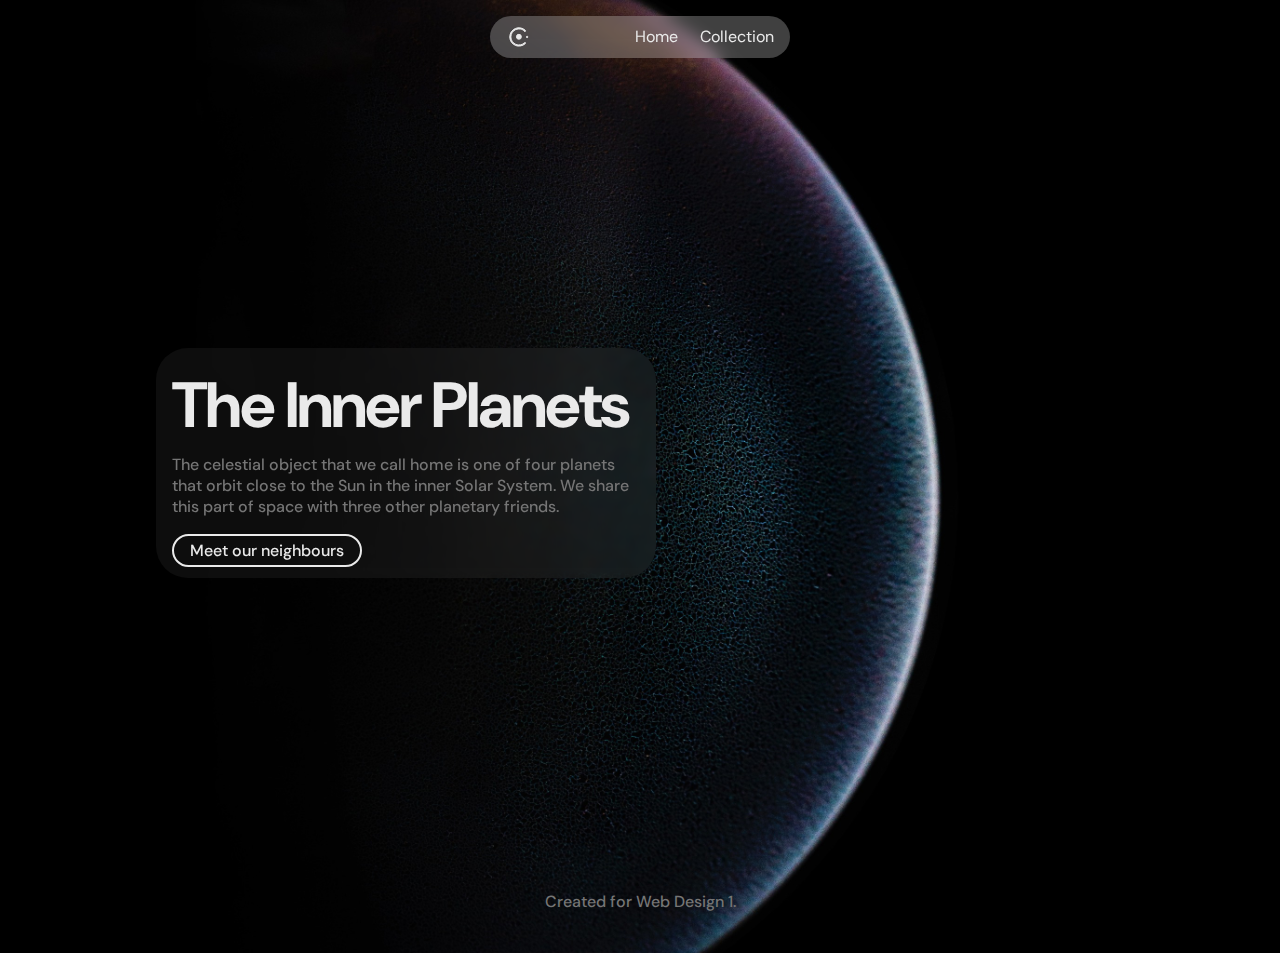
<file: index.html>
<!-- INNER PLANETS -->

<!DOCTYPE html>
<head>
  <title>The Inner Planets</title>
  <meta name="viewport" content="width=device-width, initial-scale=1">
  <link rel="stylesheet" href="styles.css">
  <!-- FONTS -->
  <link rel="preconnect" href="https://fonts.googleapis.com">
  <link rel="preconnect" href="https://fonts.gstatic.com" crossorigin>
  <link href="https://fonts.googleapis.com/css2?family=DM+Sans:ital,opsz,wght@0,9..40,100..1000;1,9..40,100..1000&display=swap" rel="stylesheet">
</head>


<body class="home">



  <!-- HEADER -->
  <header>
  
    <img src="images/collection-icon.svg" alt="collection icon">
    <a href="index.html">Home</a>
    <a href="collection.html">Collection</a>
  
  </header>



  <!-- MAIN CONTENT-->
  <main>
  
    <div class="max-width">
      <h1>The Inner Planets</h1>
  
      <p>The celestial object that we call home is one of four planets that orbit close to the Sun in the inner Solar System. We share this part of space with three other planetary friends.</p>
  
      <a href="collection.html" class="button">Meet our neighbours</a>
  
    </div>
  
  </main>



  <!-- FOOTER -->
  <footer>
    <p>Created for Web Design 1.</p>
  </footer>



</body>
</file>
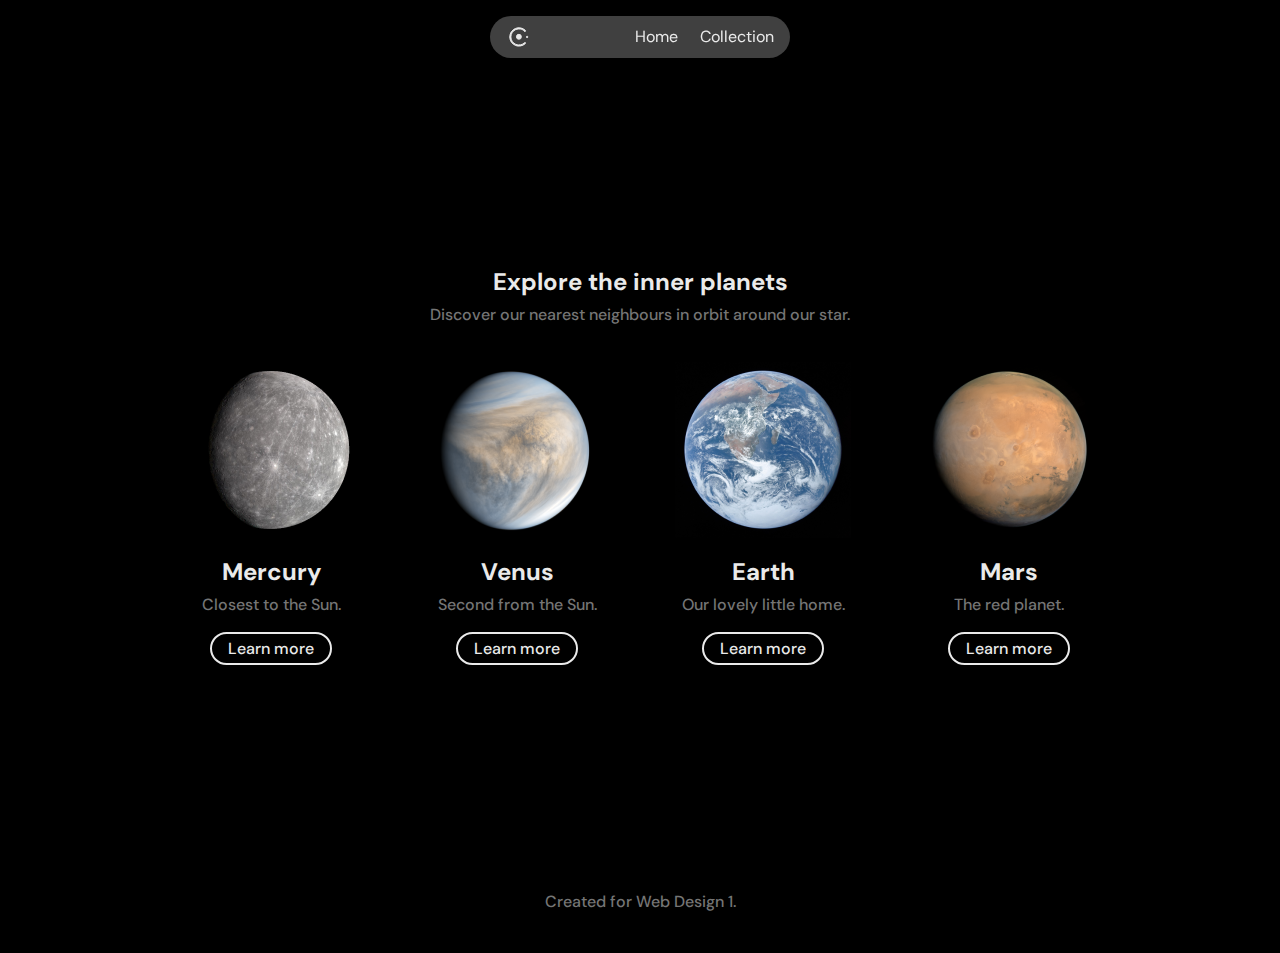
<file: collection.html>
<!-- INNER PLANETS -->

<!DOCTYPE html>
<head>
  <title>Collection | The Inner Planets</title>
  <meta name="viewport" content="width=device-width, initial-scale=1">
  <link rel="stylesheet" href="styles.css">
  <!-- FONTS -->
  <link rel="preconnect" href="https://fonts.googleapis.com">
  <link rel="preconnect" href="https://fonts.gstatic.com" crossorigin>
  <link href="https://fonts.googleapis.com/css2?family=DM+Sans:ital,opsz,wght@0,9..40,100..1000;1,9..40,100..1000&display=swap" rel="stylesheet">
</head>


<body>



  <!-- HEADER -->
  <header>
  
    <img src="images/collection-icon.svg" alt="collection icon">
    <a href="index.html">Home</a>
    <a href="collection.html">Collection</a>
  
  </header>



  <!-- MAIN CONTENT-->
  <main class="center-content">

    <h2>Explore the inner planets</h2>
    <p>Discover our nearest neighbours in orbit around our star.</p>

    <div class="grid">


        <div>
            <img src="images/mercury.png" alt="The planet Mercury">
            <h2>Mercury</h2>
            <p>Closest to the Sun.</p>
            <a href="https://en.wikipedia.org/wiki/Mercury_(planet)" class="button" target="_blank">Learn more</a>
        </div>

        <div>
            <img src="images/venus.png" alt="The planet Venus">
            <h2>Venus</h2>
            <p>Second from the Sun.</p>
            <a href="https://en.wikipedia.org/wiki/Venus_(planet)" class="button" target="_blank">Learn more</a>
        </div>

        <div>
            <img src="images/earth.png" alt="The planet Earth">
            <h2>Earth</h2>
            <p>Our lovely little home.</p>
            <a href="https://en.wikipedia.org/wiki/Earth" class="button" target="_blank">Learn more</a>
        </div>

        <div>
            <img src="images/mars.png" alt="The planet Mars">
            <h2>Mars</h2>
            <p>The red planet.</p>
            <a href="https://en.wikipedia.org/wiki/Mars_(planet)" class="button" target="_blank">Learn more</a>
        </div>



    </div>
   

  </main>



  <!-- FOOTER -->
  <footer>
    <p>Created for Web Design 1.</p>
  </footer>



</body>
</file>
<file: styles.css>
/* COLLECTION */


* {
  box-sizing: border-box;
}

body {
  background: #000000;
  color: #EAEAEA;
  margin: 0;
  padding: 0; 
  line-height: 1.3;
  font-size: 16px;
  min-height: 100vh;
  max-width: 100vw;
  font-family: "DM Sans", sans-serif;
}

img {
  max-width: 100%;
}

.home {
  background-image: url(images/sun.jpg);
  background-size: cover;
  background-position: center;
}

main {
  min-height: 90vh;
  max-width: 1000px;
  margin: 0 auto;
  padding: 16px;
  display: grid;
  align-content: center;
}

footer {
  text-align: center;
  padding: 16px;
  color: #757575
}

header {
  background-color: rgba(255, 255, 255, 25%);
  max-width: 300px;
  margin: 0 auto;
  margin-top: 16px;
  padding: 8px 16px 8px 16px;
  border-radius: 32px;
  position: sticky;
  top: 16px;
  backdrop-filter: blur(8px);
  display: grid;
  grid-template-columns: 2fr 1fr 1fr;
  align-items: center;
}





/* TYPOGRAPHY
--------------------------------------------- */

h1 {
  font-size: 64px;
  margin: 0;
  font-weight: 700;
  letter-spacing: -2px;
}

h2 {
  margin: 0;
}

p {
  font-weight: 500;
  color: #757575;
  margin-top: 8px;
  margin-bottom: 24px;
}

a {
  color: #EAEAEA;
  text-decoration: none;
  transition: all 0.5s;
}

a:hover {
  color: #757575;
}

.button {
  border: 2px solid #EAEAEA;
  border-radius: 24px;
  font-weight: 500;
  padding: 4px 16px;
  /* padding-top: 4px;
  padding-right: 16px;
  padding-bottom: 4px;
  padding-left: 16px; */
}

.button:hover {
  background-color: #EAEAEA;
  color: #000000;
}




/* GRID SYSTEM
--------------------------------------------- */

.grid {
  display: grid; /* Add the missing semicolon here */
  grid-template-columns: repeat(auto-fit, minmax(200px, 1fr));
  gap: 16px;
}

.max-width {
  max-width: 500px;
  background-color: rgba(255, 255, 255, 5%);
  padding: 16px;
  border-radius: 32px;
  backdrop-filter: blur(4px);
}

.center-content {
  text-align: center;
}
</file>
